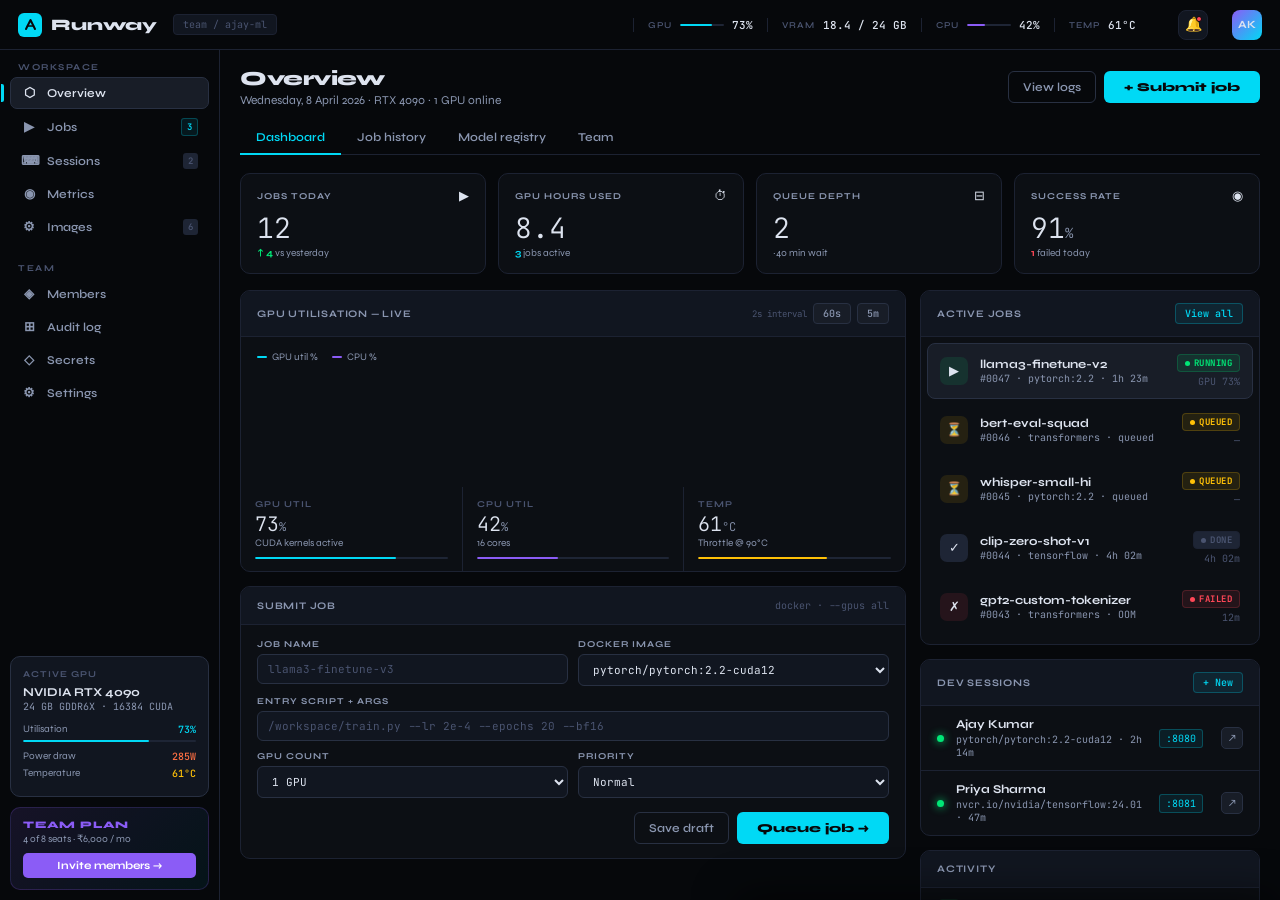
<file: runway_dashboard.html>
<!DOCTYPE html>
<html lang="en">
<head>
<meta charset="UTF-8"/>
<meta name="viewport" content="width=device-width, initial-scale=1.0"/>
<title>Runway — ML Platform</title>
<link href="https://fonts.googleapis.com/css2?family=Syne:wght@400;500;600;700;800&family=JetBrains+Mono:wght@300;400;500;600&display=swap" rel="stylesheet"/>
<style>
*{margin:0;padding:0;box-sizing:border-box}
:root{
  --bg:#06080B;--bg2:#0C0F14;--bg3:#111620;--bg4:#181D27;--bg5:#1E2535;
  --border:#1C2232;--border2:#283042;--border3:#344060;
  --text:#DDE3EF;--text2:#8A96B0;--text3:#4A5470;
  --accent:#00D9F5;--accent-dim:rgba(0,217,245,0.08);--accent-glow:rgba(0,217,245,0.25);
  --purple:#8B5CF6;--purple-dim:rgba(139,92,246,0.1);
  --green:#00E676;--green-dim:rgba(0,230,118,0.1);
  --amber:#FFC107;--amber-dim:rgba(255,193,7,0.1);
  --red:#FF4757;--red-dim:rgba(255,71,87,0.1);
  --orange:#FF7043;
}
body{background:var(--bg);color:var(--text);font-family:'Syne',sans-serif;font-size:13px;height:100vh;display:flex;flex-direction:column;overflow:hidden}
.mono{font-family:'JetBrains Mono',monospace}

/* TOPBAR */
.topbar{height:50px;display:flex;align-items:center;padding:0 18px;border-bottom:1px solid var(--border);flex-shrink:0;gap:16px;background:var(--bg)}
.logo{display:flex;align-items:center;gap:9px;font-size:16px;font-weight:800;color:var(--text);flex-shrink:0}
.logo-icon{width:24px;height:24px;border-radius:6px;background:var(--accent);display:flex;align-items:center;justify-content:center}
.logo-icon svg{width:13px;height:13px}
.ws-pill{font-family:'JetBrains Mono',monospace;font-size:10px;color:var(--text3);background:var(--bg3);border:1px solid var(--border);padding:3px 9px;border-radius:4px}
.topbar-hw{display:flex;align-items:center;margin-left:auto}
.hw-seg{display:flex;align-items:center;gap:8px;padding:0 14px;border-left:1px solid var(--border)}
.hw-key{font-size:9px;letter-spacing:1px;text-transform:uppercase;color:var(--text3);font-weight:600}
.hw-val{font-family:'JetBrains Mono',monospace;font-size:11px;font-weight:500;color:var(--text)}
.hw-bar{width:44px;height:2px;background:var(--bg5);border-radius:2px;overflow:hidden}
.hw-fill{height:100%;border-radius:2px;transition:width 1.2s ease}
.notif-btn{width:30px;height:30px;border-radius:8px;background:var(--bg3);border:1px solid var(--border);display:flex;align-items:center;justify-content:center;cursor:pointer;color:var(--text2);font-size:14px;margin-left:12px;position:relative}
.notif-dot{width:6px;height:6px;border-radius:50%;background:var(--red);position:absolute;top:5px;right:5px;border:1.5px solid var(--bg)}
.avatar{width:30px;height:30px;border-radius:8px;background:linear-gradient(135deg,var(--purple),var(--accent));display:flex;align-items:center;justify-content:center;font-size:11px;font-weight:700;cursor:pointer;margin-left:8px}

/* LAYOUT */
.body{display:flex;flex:1;overflow:hidden}

/* SIDEBAR */
.sidebar{width:220px;flex-shrink:0;border-right:1px solid var(--border);background:var(--bg);display:flex;flex-direction:column}
.nav{flex:1;overflow-y:auto;padding:12px 10px}
.nav-group{margin-bottom:20px}
.nav-group-label{font-size:9px;letter-spacing:1.5px;text-transform:uppercase;color:var(--text3);font-weight:700;padding:0 8px;margin-bottom:5px}
.nav-item{display:flex;align-items:center;gap:10px;padding:7px 10px;border-radius:7px;cursor:pointer;color:var(--text2);font-size:12px;font-weight:600;transition:all 0.12s;margin-bottom:1px;border:1px solid transparent;position:relative}
.nav-item:hover{color:var(--text);background:var(--bg3)}
.nav-item.active{color:var(--text);background:var(--bg4);border-color:var(--border2)}
.nav-item.active::before{content:'';position:absolute;left:-10px;top:50%;transform:translateY(-50%);width:3px;height:18px;background:var(--accent);border-radius:0 2px 2px 0}
.nav-ico{font-size:13px;width:16px;text-align:center}
.nav-badge{margin-left:auto;font-family:'JetBrains Mono',monospace;font-size:9px;padding:2px 5px;border-radius:3px}
.badge-active{background:var(--accent-dim);color:var(--accent);border:1px solid var(--accent-glow)}
.badge-muted{background:var(--bg5);color:var(--text3)}

.sidebar-gpu{margin:10px;background:var(--bg3);border:1px solid var(--border2);border-radius:10px;padding:12px;flex-shrink:0}
.gpu-label{font-size:9px;letter-spacing:1px;text-transform:uppercase;color:var(--text3);font-weight:700;margin-bottom:6px}
.gpu-name{font-size:12px;font-weight:700;color:var(--text);margin-bottom:1px}
.gpu-sub{font-family:'JetBrains Mono',monospace;font-size:10px;color:var(--text2);margin-bottom:10px}
.gpu-stat-row{display:flex;justify-content:space-between;margin-bottom:4px}
.gpu-stat-key{font-size:10px;color:var(--text2)}
.gpu-stat-val{font-family:'JetBrains Mono',monospace;font-size:10px;font-weight:500}
.mini-bar{height:2px;background:var(--bg5);border-radius:2px;overflow:hidden;margin-bottom:8px}
.mini-fill{height:100%;border-radius:2px}

.sidebar-plan{margin:0 10px 10px;background:linear-gradient(135deg,rgba(139,92,246,0.12),rgba(0,217,245,0.06));border:1px solid rgba(139,92,246,0.2);border-radius:10px;padding:11px 12px}
.plan-tier{font-size:10px;font-weight:800;letter-spacing:0.8px;color:var(--purple);margin-bottom:2px}
.plan-desc{font-size:10px;color:var(--text2);margin-bottom:8px}
.plan-upgrade{width:100%;padding:6px;background:var(--purple);border:none;border-radius:5px;font-family:'Syne',sans-serif;font-weight:700;font-size:11px;color:#fff;cursor:pointer}

/* MAIN */
.main{flex:1;display:flex;flex-direction:column;overflow:hidden;min-width:0}
.page-header{padding:16px 20px 0;flex-shrink:0;background:var(--bg)}
.page-title{font-size:20px;font-weight:800;letter-spacing:-0.5px;color:var(--text);margin-bottom:2px}
.page-sub{font-size:12px;color:var(--text2)}
.page-tabs{display:flex;margin-top:14px;border-bottom:1px solid var(--border)}
.ptab{padding:9px 16px;font-size:12px;font-weight:600;cursor:pointer;color:var(--text2);border-bottom:2px solid transparent;margin-bottom:-1px;transition:all 0.12s}
.ptab.active{color:var(--accent);border-bottom-color:var(--accent)}
.ptab:hover:not(.active){color:var(--text)}

.scroll{flex:1;overflow-y:auto;padding:18px 20px;display:flex;flex-direction:column;gap:16px}

/* STAT ROW */
.stat-row{display:grid;grid-template-columns:repeat(4,1fr);gap:12px}
.stat-card{background:var(--bg2);border:1px solid var(--border);border-radius:10px;padding:14px 16px;cursor:pointer;transition:border-color 0.15s}
.stat-card:hover{border-color:var(--border3)}
.stat-card-top{display:flex;align-items:center;justify-content:space-between;margin-bottom:10px}
.stat-label{font-size:9px;letter-spacing:1px;text-transform:uppercase;color:var(--text2);font-weight:700}
.stat-num{font-family:'JetBrains Mono',monospace;font-size:28px;font-weight:300;line-height:1;color:var(--text)}
.stat-meta{font-size:10px;color:var(--text2);margin-top:5px}

/* TWO COL */
.two-col{display:grid;grid-template-columns:1fr 340px;gap:14px}

/* PANELS */
.panel{background:var(--bg2);border:1px solid var(--border);border-radius:10px;overflow:hidden}
.ph{display:flex;align-items:center;padding:12px 16px;border-bottom:1px solid var(--border);background:var(--bg3);gap:10px}
.ph-title{font-size:10px;font-weight:700;letter-spacing:0.8px;text-transform:uppercase;color:var(--text2)}
.ph-right{margin-left:auto;display:flex;gap:6px;align-items:center}
.tag-btn{font-size:10px;font-family:'JetBrains Mono',monospace;color:var(--accent);background:var(--accent-dim);border:1px solid var(--accent-glow);padding:3px 9px;border-radius:4px;cursor:pointer;font-weight:500}
.tag-btn.sec{color:var(--text2);background:var(--bg4);border-color:var(--border2)}

/* CHART */
.chart-wrap{padding:14px 16px}
.chart-legend{display:flex;gap:14px;margin-bottom:10px}
.legend-item{display:flex;align-items:center;gap:5px;font-size:10px;color:var(--text2)}
.legend-dot{width:10px;height:2px;border-radius:2px}

.metrics-mini{display:grid;grid-template-columns:1fr 1fr 1fr;gap:1px;background:var(--border)}
.mm-cell{background:var(--bg2);padding:12px 14px}
.mm-key{font-size:9px;letter-spacing:1px;text-transform:uppercase;color:var(--text3);font-weight:700;margin-bottom:5px}
.mm-val{font-family:'JetBrains Mono',monospace;font-size:20px;font-weight:300;color:var(--text);line-height:1}
.mm-sub{font-size:10px;color:var(--text2);margin-top:3px}
.mm-bar{height:2px;background:var(--bg5);border-radius:2px;margin-top:8px;overflow:hidden}
.mm-fill{height:100%;border-radius:2px}

/* FORM */
.form-grid{display:grid;grid-template-columns:1fr 1fr;gap:10px;padding:14px 16px}
.fg{display:flex;flex-direction:column;gap:5px}
.fg.full{grid-column:1/-1}
.flabel{font-size:9px;letter-spacing:1px;text-transform:uppercase;color:var(--text2);font-weight:700}
.finput{background:var(--bg3);border:1px solid var(--border2);border-radius:6px;padding:7px 10px;font-family:'JetBrains Mono',monospace;font-size:11px;color:var(--text);outline:none;width:100%;transition:border-color 0.15s}
.finput:focus{border-color:var(--accent-glow)}
.finput::placeholder{color:var(--text3)}
select.finput option{background:var(--bg3)}
.form-footer{grid-column:1/-1;display:flex;gap:8px;justify-content:flex-end;padding-top:4px}
.btn-primary{padding:8px 20px;background:var(--accent);color:#06080B;border:none;border-radius:6px;font-family:'Syne',sans-serif;font-weight:800;font-size:12px;cursor:pointer;transition:all 0.15s}
.btn-primary:hover{box-shadow:0 0 18px var(--accent-glow)}
.btn-ghost{padding:8px 14px;background:transparent;color:var(--text2);border:1px solid var(--border2);border-radius:6px;font-family:'Syne',sans-serif;font-weight:600;font-size:12px;cursor:pointer}

/* JOB LIST */
.job-list{padding:6px}
.job-card{display:flex;align-items:center;gap:12px;padding:10px 12px;border-radius:8px;border:1px solid transparent;cursor:pointer;transition:all 0.12s;margin-bottom:3px}
.job-card:hover{background:var(--bg3);border-color:var(--border)}
.job-card.highlight{background:var(--bg4);border-color:var(--border2)}
.job-icon{width:28px;height:28px;border-radius:7px;display:flex;align-items:center;justify-content:center;font-size:13px;flex-shrink:0}
.job-info{flex:1;min-width:0}
.job-name{font-size:12px;font-weight:700;color:var(--text);white-space:nowrap;overflow:hidden;text-overflow:ellipsis}
.job-meta{font-size:10px;color:var(--text2);margin-top:1px;font-family:'JetBrains Mono',monospace}
.job-right{display:flex;flex-direction:column;align-items:flex-end;gap:3px;flex-shrink:0}
.sbadge{display:inline-flex;align-items:center;gap:4px;padding:2px 7px;border-radius:4px;font-size:9px;font-weight:700;letter-spacing:0.5px;font-family:'JetBrains Mono',monospace}
.sb-run{background:var(--green-dim);color:var(--green);border:1px solid rgba(0,230,118,0.2)}
.sb-q{background:var(--amber-dim);color:var(--amber);border:1px solid rgba(255,193,7,0.2)}
.sb-done{background:var(--bg5);color:var(--text3);border:1px solid var(--border)}
.sb-fail{background:var(--red-dim);color:var(--red);border:1px solid rgba(255,71,87,0.2)}
.sdot{width:5px;height:5px;border-radius:50%;background:currentColor}
.sdot.pulse{animation:pulse 1.5s ease-in-out infinite}
@keyframes pulse{0%,100%{opacity:1}50%{opacity:0.3}}
.job-dur{font-family:'JetBrains Mono',monospace;font-size:10px;color:var(--text3)}

/* SESSIONS */
.sess-row{display:flex;align-items:center;gap:12px;padding:11px 16px;border-bottom:1px solid var(--border);cursor:pointer;transition:background 0.12s}
.sess-row:hover{background:var(--bg3)}
.sess-row:last-child{border-bottom:none}
.sess-dot{width:7px;height:7px;border-radius:50%;flex-shrink:0}
.sess-dot.on{background:var(--green);box-shadow:0 0 8px var(--green)}
.sess-name{font-size:12px;font-weight:700;color:var(--text)}
.sess-img{font-family:'JetBrains Mono',monospace;font-size:10px;color:var(--text2);margin-top:2px}
.sess-port{font-family:'JetBrains Mono',monospace;font-size:10px;color:var(--accent);background:var(--accent-dim);border:1px solid var(--accent-glow);padding:2px 6px;border-radius:3px;margin-left:auto}
.open-ico{width:22px;height:22px;background:var(--bg4);border:1px solid var(--border2);border-radius:5px;display:flex;align-items:center;justify-content:center;font-size:11px;color:var(--text2);margin-left:6px;cursor:pointer}

/* ACTIVITY */
.act-item{display:flex;align-items:flex-start;gap:10px;padding:10px 16px;border-bottom:1px solid var(--border);font-size:11px}
.act-item:last-child{border-bottom:none}
.act-ico{width:24px;height:24px;border-radius:6px;display:flex;align-items:center;justify-content:center;font-size:12px;flex-shrink:0;margin-top:1px}
.act-text{color:var(--text);line-height:1.6;flex:1}
.act-time{font-family:'JetBrains Mono',monospace;font-size:9px;color:var(--text3);margin-top:3px}
.act-user{color:var(--accent);font-weight:700}

/* LOG DRAWER */
.log-drawer{position:fixed;right:0;bottom:0;width:540px;background:var(--bg2);border:1px solid var(--border2);border-radius:10px 0 0 0;box-shadow:-4px -4px 40px rgba(0,0,0,0.6);transform:translateY(100%);transition:transform 0.25s ease;display:flex;flex-direction:column;max-height:360px;z-index:100}
.log-drawer.open{transform:translateY(0)}
.log-drawer-header{display:flex;align-items:center;gap:10px;padding:10px 14px;border-bottom:1px solid var(--border);flex-shrink:0;background:var(--bg3)}
.log-drawer-title{font-size:11px;font-weight:700;color:var(--text);flex:1;font-family:'JetBrains Mono',monospace}
.log-close{width:22px;height:22px;background:var(--bg4);border:1px solid var(--border2);border-radius:5px;display:flex;align-items:center;justify-content:center;cursor:pointer;font-size:11px;color:var(--text2)}
.log-body{flex:1;overflow-y:auto;padding:10px 14px;background:var(--bg);font-family:'JetBrains Mono',monospace;font-size:10.5px;line-height:2}
.log-line .ts{color:var(--text3)}
.log-line .ok{color:var(--green)}
.log-line .warn{color:var(--amber)}
.log-line .err{color:var(--red)}
.log-line .info{color:var(--accent)}
.log-line{color:var(--text2)}

::-webkit-scrollbar{width:4px;height:4px}
::-webkit-scrollbar-track{background:transparent}
::-webkit-scrollbar-thumb{background:var(--border2);border-radius:2px}
</style>
</head>
<body>

<!-- TOPBAR -->
<div class="topbar">
  <div class="logo">
    <div class="logo-icon">
      <svg viewBox="0 0 13 13" fill="none"><path d="M2 11L6.5 2L11 11" stroke="#06080B" stroke-width="2" stroke-linecap="round" stroke-linejoin="round"/><path d="M3.5 8H9.5" stroke="#06080B" stroke-width="1.5" stroke-linecap="round"/></svg>
    </div>
    Runway
  </div>
  <div class="ws-pill">team / ajay-ml</div>
  <div class="topbar-hw">
    <div class="hw-seg">
      <span class="hw-key">GPU</span>
      <div class="hw-bar"><div class="hw-fill" id="tb-gpu" style="width:73%;background:var(--accent)"></div></div>
      <span class="hw-val" id="tb-gpu-v">73%</span>
    </div>
    <div class="hw-seg">
      <span class="hw-key">VRAM</span>
      <span class="hw-val">18.4 / 24 GB</span>
    </div>
    <div class="hw-seg">
      <span class="hw-key">CPU</span>
      <div class="hw-bar"><div class="hw-fill" id="tb-cpu" style="width:42%;background:var(--purple)"></div></div>
      <span class="hw-val" id="tb-cpu-v">42%</span>
    </div>
    <div class="hw-seg">
      <span class="hw-key">Temp</span>
      <span class="hw-val" id="tb-temp">61°C</span>
    </div>
  </div>
  <div class="notif-btn"><div class="notif-dot"></div>🔔</div>
  <div class="avatar">AK</div>
</div>

<!-- BODY -->
<div class="body">

<!-- SIDEBAR -->
<div class="sidebar">
  <div class="nav">
    <div class="nav-group">
      <div class="nav-group-label">Workspace</div>
      <div class="nav-item active"><span class="nav-ico">⬡</span> Overview</div>
      <div class="nav-item"><span class="nav-ico">▶</span> Jobs <span class="nav-badge badge-active">3</span></div>
      <div class="nav-item"><span class="nav-ico">⌨</span> Sessions <span class="nav-badge badge-muted">2</span></div>
      <div class="nav-item"><span class="nav-ico">◉</span> Metrics</div>
      <div class="nav-item"><span class="nav-ico">⚙</span> Images <span class="nav-badge badge-muted">6</span></div>
    </div>
    <div class="nav-group">
      <div class="nav-group-label">Team</div>
      <div class="nav-item"><span class="nav-ico">◈</span> Members</div>
      <div class="nav-item"><span class="nav-ico">⊞</span> Audit log</div>
      <div class="nav-item"><span class="nav-ico">◇</span> Secrets</div>
      <div class="nav-item"><span class="nav-ico">⚙</span> Settings</div>
    </div>
  </div>
  <div class="sidebar-gpu">
    <div class="gpu-label">Active GPU</div>
    <div class="gpu-name">NVIDIA RTX 4090</div>
    <div class="gpu-sub">24 GB GDDR6X · 16384 CUDA</div>
    <div class="gpu-stat-row"><span class="gpu-stat-key">Utilisation</span><span class="gpu-stat-val" id="sb-gpu" style="color:var(--accent)">73%</span></div>
    <div class="mini-bar"><div class="mini-fill" id="sb-gpu-b" style="width:73%;background:var(--accent)"></div></div>
    <div class="gpu-stat-row"><span class="gpu-stat-key">Power draw</span><span class="gpu-stat-val" style="color:var(--orange)" id="sb-pwr">285W</span></div>
    <div class="gpu-stat-row"><span class="gpu-stat-key">Temperature</span><span class="gpu-stat-val" id="sb-temp" style="color:var(--amber)">61°C</span></div>
  </div>
  <div class="sidebar-plan">
    <div class="plan-tier">TEAM PLAN</div>
    <div class="plan-desc">4 of 8 seats · ₹6,000 / mo</div>
    <button class="plan-upgrade">Invite members →</button>
  </div>
</div>

<!-- MAIN -->
<div class="main">
  <div class="page-header">
    <div style="display:flex;align-items:center;justify-content:space-between">
      <div>
        <div class="page-title">Overview</div>
        <div class="page-sub">Wednesday, 8 April 2026 · RTX 4090 · 1 GPU online</div>
      </div>
      <div style="display:flex;gap:8px">
        <button class="btn-ghost" onclick="openLog('#0047','llama3-finetune-v2')">View logs</button>
        <button class="btn-primary">+ Submit job</button>
      </div>
    </div>
    <div class="page-tabs">
      <div class="ptab active">Dashboard</div>
      <div class="ptab">Job history</div>
      <div class="ptab">Model registry</div>
      <div class="ptab">Team</div>
    </div>
  </div>

  <div class="scroll">

    <!-- STAT CARDS -->
    <div class="stat-row">
      <div class="stat-card">
        <div class="stat-card-top"><span class="stat-label">Jobs today</span><span>▶</span></div>
        <div class="stat-num">12</div>
        <div class="stat-meta"><b style="color:var(--green)">↑ 4</b> vs yesterday</div>
      </div>
      <div class="stat-card">
        <div class="stat-card-top"><span class="stat-label">GPU hours used</span><span>⏱</span></div>
        <div class="stat-num">8.4</div>
        <div class="stat-meta"><b style="color:var(--accent)">3</b> jobs active</div>
      </div>
      <div class="stat-card">
        <div class="stat-card-top"><span class="stat-label">Queue depth</span><span>⊟</span></div>
        <div class="stat-num" id="sc-q">2</div>
        <div class="stat-meta">~40 min wait</div>
      </div>
      <div class="stat-card">
        <div class="stat-card-top"><span class="stat-label">Success rate</span><span>◉</span></div>
        <div class="stat-num">91<span style="font-size:14px;color:var(--text2)">%</span></div>
        <div class="stat-meta"><b style="color:var(--red)">1</b> failed today</div>
      </div>
    </div>

    <!-- TWO COL -->
    <div class="two-col">

      <!-- LEFT -->
      <div style="display:flex;flex-direction:column;gap:14px">

        <!-- GPU Chart -->
        <div class="panel">
          <div class="ph">
            <div class="ph-title">GPU utilisation — live</div>
            <div class="ph-right">
              <span class="mono" style="font-size:9px;color:var(--text3)">2s interval</span>
              <div class="tag-btn sec">60s</div>
              <div class="tag-btn sec">5m</div>
            </div>
          </div>
          <div class="chart-wrap">
            <div class="chart-legend">
              <div class="legend-item"><div class="legend-dot" style="background:var(--accent)"></div>GPU util %</div>
              <div class="legend-item"><div class="legend-dot" style="background:var(--purple)"></div>CPU %</div>
            </div>
            <canvas id="chart" style="width:100%;height:100px;display:block" height="100"></canvas>
          </div>
          <div class="metrics-mini">
            <div class="mm-cell">
              <div class="mm-key">GPU util</div>
              <div class="mm-val" id="mm-gpu">73<span style="font-size:12px;color:var(--text2)">%</span></div>
              <div class="mm-sub">CUDA kernels active</div>
              <div class="mm-bar"><div class="mm-fill" id="mm-gpu-b" style="width:73%;background:var(--accent)"></div></div>
            </div>
            <div class="mm-cell">
              <div class="mm-key">CPU util</div>
              <div class="mm-val" id="mm-cpu">42<span style="font-size:12px;color:var(--text2)">%</span></div>
              <div class="mm-sub">16 cores</div>
              <div class="mm-bar"><div class="mm-fill" id="mm-cpu-b" style="width:42%;background:var(--purple)"></div></div>
            </div>
            <div class="mm-cell">
              <div class="mm-key">Temp</div>
              <div class="mm-val" id="mm-temp">61<span style="font-size:12px;color:var(--text2)">°C</span></div>
              <div class="mm-sub">Throttle @ 90°C</div>
              <div class="mm-bar"><div class="mm-fill" id="mm-temp-b" style="width:67%;background:var(--amber)"></div></div>
            </div>
          </div>
        </div>

        <!-- Submit job -->
        <div class="panel">
          <div class="ph">
            <div class="ph-title">Submit job</div>
            <div class="ph-right"><span class="mono" style="font-size:10px;color:var(--text3)">docker · --gpus all</span></div>
          </div>
          <div class="form-grid">
            <div class="fg"><div class="flabel">Job name</div><input class="finput" placeholder="llama3-finetune-v3"/></div>
            <div class="fg"><div class="flabel">Docker image</div>
              <select class="finput">
                <option>pytorch/pytorch:2.2-cuda12</option>
                <option>huggingface/transformers:latest</option>
                <option>nvcr.io/nvidia/tensorflow:24.01</option>
              </select>
            </div>
            <div class="fg full"><div class="flabel">Entry script + args</div><input class="finput" placeholder="/workspace/train.py --lr 2e-4 --epochs 20 --bf16"/></div>
            <div class="fg"><div class="flabel">GPU count</div><select class="finput"><option>1 GPU</option><option>All GPUs</option></select></div>
            <div class="fg"><div class="flabel">Priority</div><select class="finput"><option>Normal</option><option>High</option><option>Low</option></select></div>
            <div class="form-footer">
              <button class="btn-ghost">Save draft</button>
              <button class="btn-primary" onclick="submitJob()">Queue job →</button>
            </div>
          </div>
        </div>

      </div>

      <!-- RIGHT -->
      <div style="display:flex;flex-direction:column;gap:14px">

        <!-- Jobs -->
        <div class="panel">
          <div class="ph">
            <div class="ph-title">Active jobs</div>
            <div class="ph-right"><div class="tag-btn">View all</div></div>
          </div>
          <div class="job-list" id="jobList">
            <div class="job-card highlight" onclick="openLog('#0047','llama3-finetune-v2')">
              <div class="job-icon" style="background:var(--green-dim)">▶</div>
              <div class="job-info"><div class="job-name">llama3-finetune-v2</div><div class="job-meta">#0047 · pytorch:2.2 · 1h 23m</div></div>
              <div class="job-right"><div class="sbadge sb-run"><div class="sdot pulse"></div>RUNNING</div><div class="job-dur">GPU 73%</div></div>
            </div>
            <div class="job-card" onclick="openLog('#0046','bert-eval-squad')">
              <div class="job-icon" style="background:var(--amber-dim)">⏳</div>
              <div class="job-info"><div class="job-name">bert-eval-squad</div><div class="job-meta">#0046 · transformers · queued</div></div>
              <div class="job-right"><div class="sbadge sb-q"><div class="sdot"></div>QUEUED</div><div class="job-dur">—</div></div>
            </div>
            <div class="job-card" onclick="openLog('#0045','whisper-small-hi')">
              <div class="job-icon" style="background:var(--amber-dim)">⏳</div>
              <div class="job-info"><div class="job-name">whisper-small-hi</div><div class="job-meta">#0045 · pytorch:2.2 · queued</div></div>
              <div class="job-right"><div class="sbadge sb-q"><div class="sdot"></div>QUEUED</div><div class="job-dur">—</div></div>
            </div>
            <div class="job-card" onclick="openLog('#0044','clip-zero-shot-v1')">
              <div class="job-icon" style="background:var(--bg5)">✓</div>
              <div class="job-info"><div class="job-name">clip-zero-shot-v1</div><div class="job-meta">#0044 · tensorflow · 4h 02m</div></div>
              <div class="job-right"><div class="sbadge sb-done"><div class="sdot"></div>DONE</div><div class="job-dur">4h 02m</div></div>
            </div>
            <div class="job-card" onclick="openLog('#0043','gpt2-tokenizer')">
              <div class="job-icon" style="background:var(--red-dim)">✗</div>
              <div class="job-info"><div class="job-name">gpt2-custom-tokenizer</div><div class="job-meta">#0043 · transformers · OOM</div></div>
              <div class="job-right"><div class="sbadge sb-fail"><div class="sdot"></div>FAILED</div><div class="job-dur">12m</div></div>
            </div>
          </div>
        </div>

        <!-- Sessions -->
        <div class="panel">
          <div class="ph"><div class="ph-title">Dev sessions</div><div class="ph-right"><div class="tag-btn">+ New</div></div></div>
          <div class="sess-row">
            <div class="sess-dot on"></div>
            <div style="flex:1"><div class="sess-name">Ajay Kumar</div><div class="sess-img">pytorch/pytorch:2.2-cuda12 · 2h 14m</div></div>
            <div class="sess-port">:8080</div><div class="open-ico">↗</div>
          </div>
          <div class="sess-row">
            <div class="sess-dot on"></div>
            <div style="flex:1"><div class="sess-name">Priya Sharma</div><div class="sess-img">nvcr.io/nvidia/tensorflow:24.01 · 47m</div></div>
            <div class="sess-port">:8081</div><div class="open-ico">↗</div>
          </div>
        </div>

        <!-- Activity -->
        <div class="panel">
          <div class="ph"><div class="ph-title">Activity</div></div>
          <div class="act-item">
            <div class="act-ico" style="background:var(--green-dim)">▶</div>
            <div><div class="act-text"><span class="act-user">Ajay</span> started job <b>llama3-finetune-v2</b></div><div class="act-time">2 min ago</div></div>
          </div>
          <div class="act-item">
            <div class="act-ico" style="background:var(--red-dim)">✗</div>
            <div><div class="act-text"><span class="act-user">Priya</span> — <b>gpt2-tokenizer</b> failed · OOM error</div><div class="act-time">1h 09m ago</div></div>
          </div>
          <div class="act-item">
            <div class="act-ico" style="background:var(--accent-dim)">⌨</div>
            <div><div class="act-text"><span class="act-user">Priya</span> opened session on tensorflow:24.01</div><div class="act-time">2h 01m ago</div></div>
          </div>
          <div class="act-item">
            <div class="act-ico" style="background:var(--bg5)">✓</div>
            <div><div class="act-text"><span class="act-user">Ajay</span> completed <b>clip-zero-shot-v1</b> in 4h 02m</div><div class="act-time">3h 14m ago</div></div>
          </div>
        </div>

      </div>
    </div>
  </div>
</div>
</div>

<!-- LOG DRAWER -->
<div class="log-drawer" id="logDrawer">
  <div class="log-drawer-header">
    <div class="log-drawer-title" id="drawerTitle">logs · #0047 · llama3-finetune-v2</div>
    <div class="sbadge sb-run" style="margin-right:6px"><div class="sdot pulse"></div>RUNNING</div>
    <div class="log-close" onclick="closeLog()">✕</div>
  </div>
  <div class="log-body">
    <div class="log-line"><span class="ts">[08:01:04] </span><span class="ok">✓ Container started (pytorch/pytorch:2.2-cuda12)</span></div>
    <div class="log-line"><span class="ts">[08:01:05] </span><span class="info">→ GPU detected: NVIDIA RTX 4090 (24576 MiB)</span></div>
    <div class="log-line"><span class="ts">[08:01:06] </span>Loading dataset from /workspace/data/llama_finetune_v2.jsonl</div>
    <div class="log-line"><span class="ts">[08:01:08] </span>Dataset: 48,320 samples · max_len=2048</div>
    <div class="log-line"><span class="ts">[08:01:09] </span><span class="ok">✓ Model loaded: meta-llama/Llama-3-8B (16.0 GB VRAM)</span></div>
    <div class="log-line"><span class="ts">[08:01:10] </span>Using bf16 mixed precision · gradient checkpointing ON</div>
    <div class="log-line"><span class="ts">[08:01:11] </span><span class="ok">✓ Training started · lr=2e-4 · batch=4 · steps=12080</span></div>
    <div class="log-line"><span class="ts">[08:10:22] </span>Step  120/12080 · loss=2.4312 · lr=1.98e-4 · 8.2s/it</div>
    <div class="log-line"><span class="ts">[08:20:14] </span>Step  240/12080 · loss=2.1847 · lr=1.95e-4 · 8.1s/it</div>
    <div class="log-line"><span class="ts">[08:44:02] </span>Step  480/12080 · loss=1.9230 · lr=1.89e-4 · 8.0s/it</div>
    <div class="log-line"><span class="ts">[09:12:18] </span>Step  720/12080 · loss=1.7641 · lr=1.82e-4 · 7.9s/it</div>
    <div class="log-line"><span class="ts">[09:24:31] </span><span class="warn">⚠ VRAM at 92% · consider reducing batch size</span></div>
    <div class="log-line"><span class="ts">[09:24:32] </span>Step  840/12080 · loss=1.6998 · lr=1.78e-4 · 8.1s/it</div>
  </div>
</div>

<script>
const gpuData=Array.from({length:60},(_,i)=>40+32*Math.sin(i*0.15)+Math.random()*14);
const cpuData=Array.from({length:60},(_,i)=>30+15*Math.sin(i*0.12+1)+Math.random()*10);

function drawChart(){
  const c=document.getElementById('chart');
  if(!c)return;
  const rect=c.getBoundingClientRect();
  const dpr=window.devicePixelRatio||1;
  const W=rect.width*dpr;const H=rect.height*dpr;
  c.width=W;c.height=H;
  const ctx=c.getContext('2d');
  ctx.clearRect(0,0,W,H);
  function series(data,color){
    const sy=v=>(1-(v/100))*(H-6*dpr)+3*dpr;
    const sx=i=>i*(W/(data.length-1));
    const grad=ctx.createLinearGradient(0,0,0,H);
    grad.addColorStop(0,color+'33');grad.addColorStop(1,color+'00');
    ctx.beginPath();
    data.forEach((v,i)=>{i===0?ctx.moveTo(sx(i),sy(v)):ctx.lineTo(sx(i),sy(v))});
    ctx.lineTo(sx(data.length-1),H);ctx.lineTo(0,H);ctx.closePath();
    ctx.fillStyle=grad;ctx.fill();
    ctx.beginPath();
    data.forEach((v,i)=>{i===0?ctx.moveTo(sx(i),sy(v)):ctx.lineTo(sx(i),sy(v))});
    ctx.strokeStyle=color;ctx.lineWidth=1.5*dpr;ctx.lineJoin='round';ctx.stroke();
  }
  series(cpuData,'#8B5CF6');
  series(gpuData,'#00D9F5');
}

function tick(){
  gpuData.shift();gpuData.push(Math.max(5,Math.min(97,gpuData[gpuData.length-1]+(Math.random()-0.47)*14)));
  cpuData.shift();cpuData.push(Math.max(5,Math.min(85,cpuData[cpuData.length-1]+(Math.random()-0.5)*10)));
  drawChart();
  const gpu=Math.round(gpuData[gpuData.length-1]);
  const cpu=Math.round(cpuData[cpuData.length-1]);
  const temp=Math.round(55+gpu*0.12);
  document.getElementById('tb-gpu').style.width=gpu+'%';
  document.getElementById('tb-gpu-v').textContent=gpu+'%';
  document.getElementById('tb-cpu').style.width=cpu+'%';
  document.getElementById('tb-cpu-v').textContent=cpu+'%';
  document.getElementById('tb-temp').textContent=temp+'°C';
  document.getElementById('sb-gpu').textContent=gpu+'%';
  document.getElementById('sb-gpu-b').style.width=gpu+'%';
  document.getElementById('sb-pwr').textContent=Math.round(200+gpu*1.2)+'W';
  document.getElementById('sb-temp').textContent=temp+'°C';
  document.getElementById('mm-gpu').innerHTML=gpu+'<span style="font-size:12px;color:var(--text2)">%</span>';
  document.getElementById('mm-gpu-b').style.width=gpu+'%';
  document.getElementById('mm-cpu').innerHTML=cpu+'<span style="font-size:12px;color:var(--text2)">%</span
</file>
